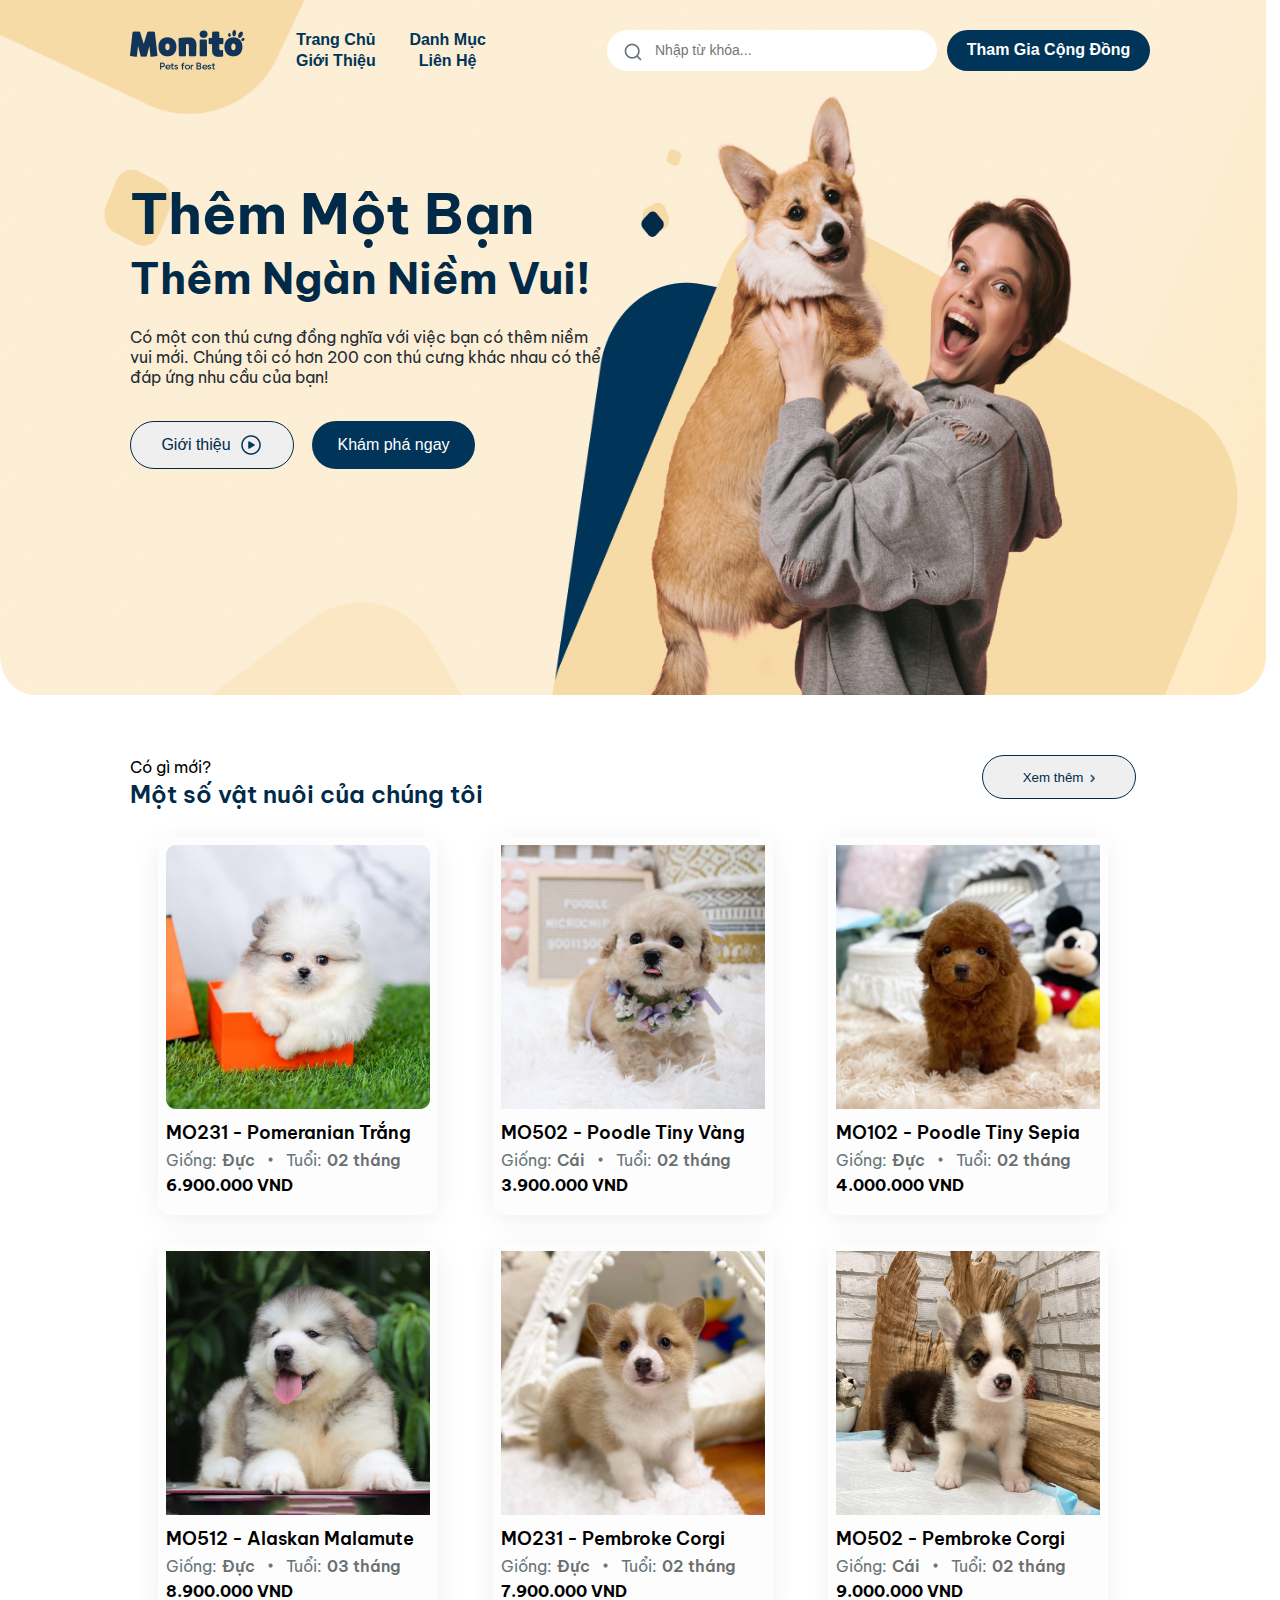
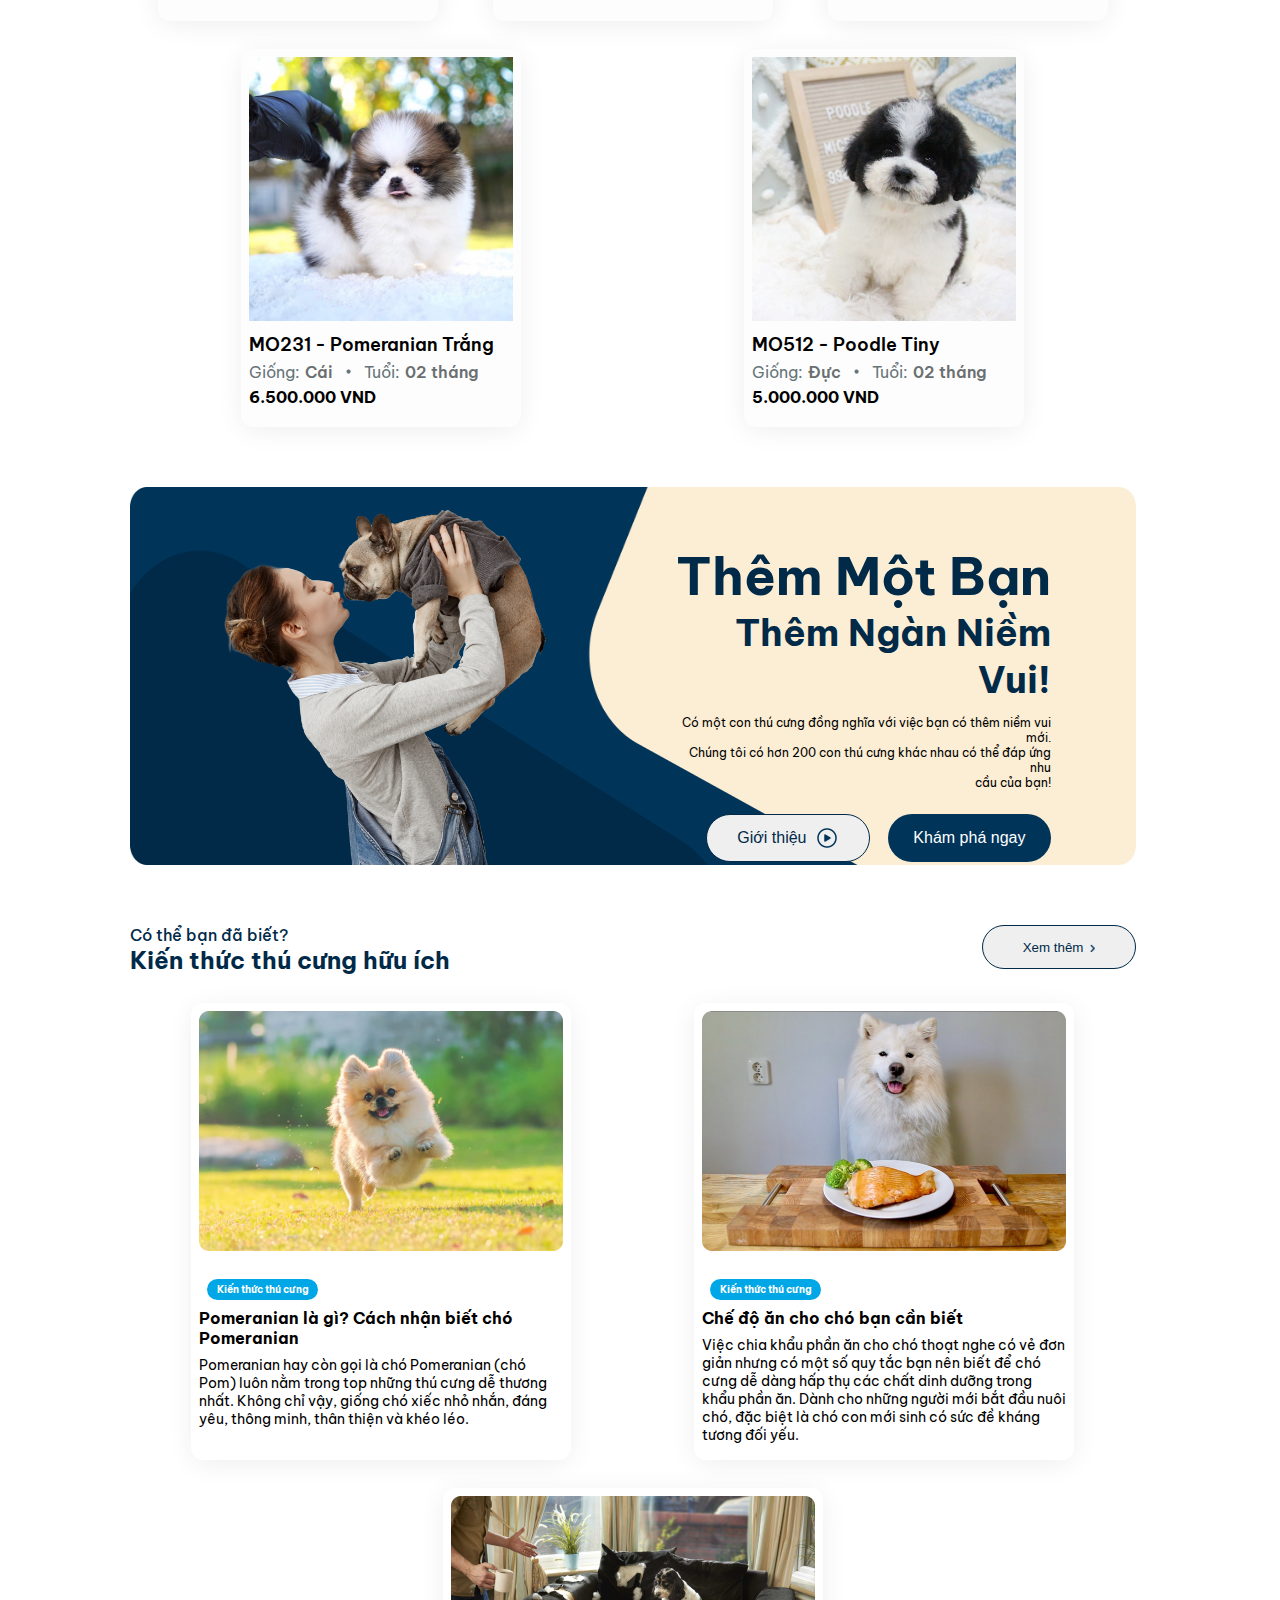
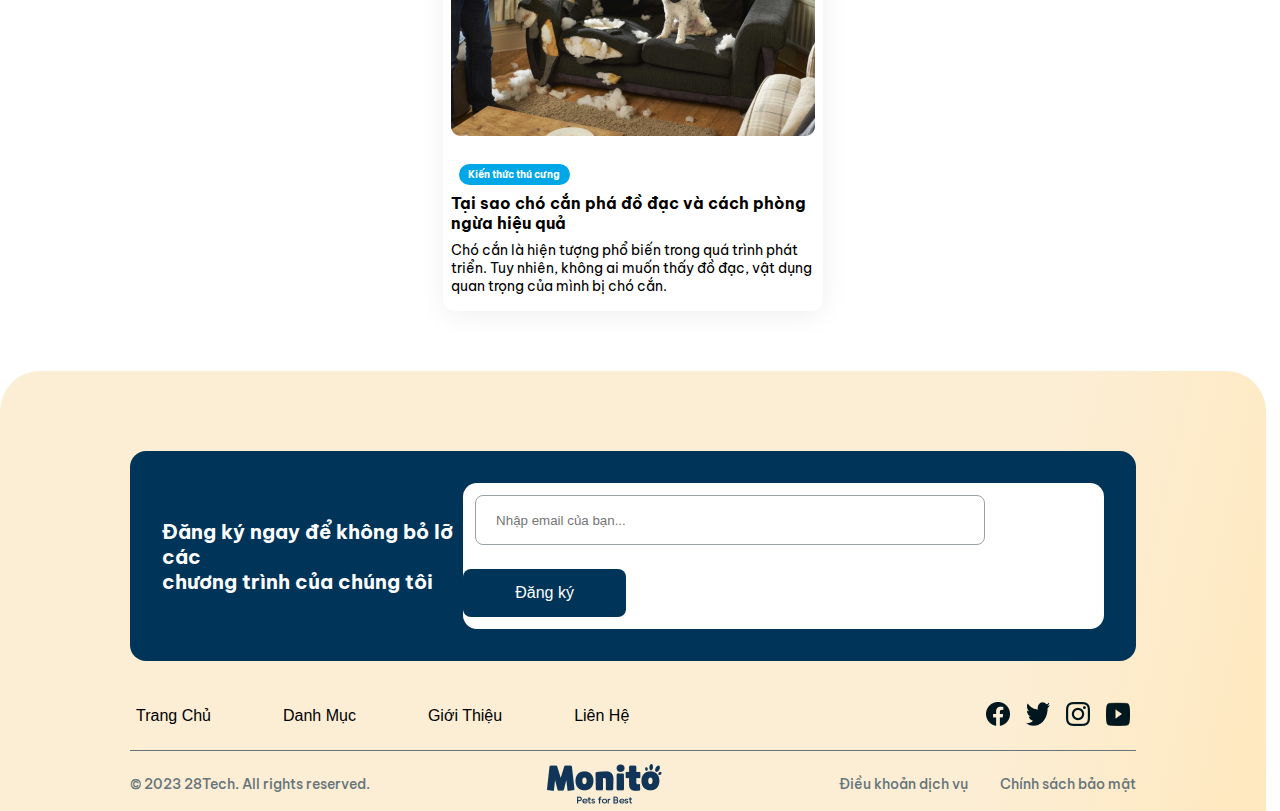
<file: index.html>
<!DOCTYPE html>
<html lang="en">
<head>
    <meta charset="UTF-8">
    <meta name="viewport" content="width=device-width, initial-scale=1.0">
    <link rel="stylesheet" href="share/css/basic.css">
    <title>Web pet</title>
</head>
<body>
    <!-- header -->
    <header class="header">
        <div class="header_wrapper">

            <div class="selection1">
                <div class="selection1_wrapper">
                    <img src="share/img/Frame.png" alt="" class="inner_logo">
                    <div class="selection1_menubar">
                        <button class="inner_btn">Trang Chủ</button>
                        <button class="inner_btn">Danh Mục</button>
                        <button class="inner_btn">Giới Thiệu</button>
                        <button class="inner_btn">Liên Hệ</button>
                    </div>
                </div>
            </div>

            <div class="selection2">
                <div class="selection2_wrapper">
                    <div class="searchbar">
                        <img src="share/img/u_search.png" alt="" class="img_searchbar">
                        <input type="text" class="inner_searchbar" placeholder="Nhập từ khóa...">
                    </div>
                    <button class="join">Tham Gia Cộng Đồng</button>
                </div>
            </div>
        </div>
    </header>

    <!-- section1 -->
    <div class="section1">
        <img src="share/img/Rectangle 9.png" alt="" class="section1_background_block1">
        <div class="section1_wrapper">
            <div class="section1_wrapper_left">
                <h1 class="section1_wrapper_left_title1">Thêm Một Bạn</h1>
                <h2 class="section1_wrapper_left_title2">Thêm Ngàn Niềm Vui!</h2>
                <p class="section1_wrapper_left_content">Có một con thú cưng đồng nghĩa với việc bạn có thêm niềm<br> vui mới. Chúng tôi có hơn 200 con thú cưng khác nhau có thể<br>đáp ứng nhu cầu của bạn!</p>
                <div class="section1_wrapper_left_btn">
                    <button class="section1_wrapper_left_present">Giới thiệu
                        <img src="share/img/Play_Circle.png" alt="" class="section1_wrapper_left_present-logo">
                    </button>
                    <button class="section1_wrapper_left_btn_join">Khám phá ngay</button>
                </div>
            </div>
        </div>
    </div>

    <!-- section2 -->
    <div class="section2">
        <div class="section2_present">
            <div class="section2_present_title">
                <p class="section2_present_title-1">Có gì mới?</p>
                <h4 class="section2_present_title-2">Một số vật nuôi của chúng tôi</h4>
            </div>
            <button class="section2_present_more">Xem thêm 
                <img src="share/img/Vector.png" alt="" class="section2_present_more-logo">
            </button>
        </div>

        <div class="section2_wrapper">

            <div class="section2_wrapper_card">
                <img src="share/img/Frame 7.png" alt="" class="section2_wrapper_card-img">
                <div class="section2_wrapper_card-content">
                    <h4 class="section2_wrapper_card-content_title">MO231 - Pomeranian Trắng</h4>
                    <div class="section2_wrapper_card-content_content">
                        <div class="section2_wrapper_card-content_gender">
                            <p class="section2_wrapper_card-content_gender-inner">Giống: </p>
                            <p class="section2_wrapper_card-content_gender-inner contentpet">Đực</p>
                        </div>
                        <img src="share/img/Text.png" alt="" class="section2_wrapper_card-content_content2">
                        <div class="section2_wrapper_card-content_year">
                            <p class="section2_wrapper_card-content_year-inner">Tuổi: </p>
                            <p class="section2_wrapper_card-content_year-inner contentpet">02 tháng</p>
                        </div>
                    </div>
                    <h4 class="section2_wrapper_card-content_price">6.900.000 VND</h4>
                </div>
            </div>

            <div class="section2_wrapper_card">
                <img src="share/img/image 2.png" alt="" class="section2_wrapper_card-img">
                <div class="section2_wrapper_card-content">
                    <h4 class="section2_wrapper_card-content_title">MO502 - Poodle Tiny Vàng</h4>
                    <div class="section2_wrapper_card-content_content">
                        <div class="section2_wrapper_card-content_gender">
                            <p class="section2_wrapper_card-content_gender-inner">Giống: </p>
                            <p class="section2_wrapper_card-content_gender-inner contentpet">Cái</p>
                        </div>
                        <img src="share/img/Text.png" alt="" class="section2_wrapper_card-content_content2">
                        <div class="section2_wrapper_card-content_year">
                            <p class="section2_wrapper_card-content_year-inner">Tuổi: </p>
                            <p class="section2_wrapper_card-content_year-inner contentpet">02 tháng</p>
                        </div>
                    </div>
                    <h4 class="section2_wrapper_card-content_price">3.900.000 VND</h4>
                </div>
            </div>

            <div class="section2_wrapper_card">
                <img src="share/img/image 3.png" alt="" class="section2_wrapper_card-img">
                <div class="section2_wrapper_card-content">
                    <h4 class="section2_wrapper_card-content_title">MO102 - Poodle Tiny Sepia</h4>
                    <div class="section2_wrapper_card-content_content">
                        <div class="section2_wrapper_card-content_gender">
                            <p class="section2_wrapper_card-content_gender-inner">Giống: </p>
                            <p class="section2_wrapper_card-content_gender-inner contentpet">Đực</p>
                        </div>
                        <img src="share/img/Text.png" alt="" class="section2_wrapper_card-content_content2">
                        <div class="section2_wrapper_card-content_year">
                            <p class="section2_wrapper_card-content_year-inner">Tuổi: </p>
                            <p class="section2_wrapper_card-content_year-inner contentpet">02 tháng</p>
                        </div>
                    </div>
                    <h4 class="section2_wrapper_card-content_price">4.000.000 VND</h4>
                </div>
            </div>

            <div class="section2_wrapper_card">
                <img src="share/img/image 4.png" alt="" class="section2_wrapper_card-img">
                <div class="section2_wrapper_card-content">
                    <h4 class="section2_wrapper_card-content_title">MO512 - Alaskan Malamute</h4>
                    <div class="section2_wrapper_card-content_content">
                        <div class="section2_wrapper_card-content_gender">
                            <p class="section2_wrapper_card-content_gender-inner">Giống: </p>
                            <p class="section2_wrapper_card-content_gender-inner contentpet">Đực</p>
                        </div>
                        <img src="share/img/Text.png" alt="" class="section2_wrapper_card-content_content2">
                        <div class="section2_wrapper_card-content_year">
                            <p class="section2_wrapper_card-content_year-inner">Tuổi: </p>
                            <p class="section2_wrapper_card-content_year-inner contentpet">03 tháng</p>
                        </div>
                    </div>
                    <h4 class="section2_wrapper_card-content_price">8.900.000 VND</h4>
                </div>
            </div>

            <div class="section2_wrapper_card">
                <img src="share/img/image 5.png" alt="" class="section2_wrapper_card-img">
                <div class="section2_wrapper_card-content">
                    <h4 class="section2_wrapper_card-content_title">MO231 - Pembroke Corgi</h4>
                    <div class="section2_wrapper_card-content_content">
                        <div class="section2_wrapper_card-content_gender">
                            <p class="section2_wrapper_card-content_gender-inner">Giống: </p>
                            <p class="section2_wrapper_card-content_gender-inner contentpet">Đực</p>
                        </div>
                        <img src="share/img/Text.png" alt="" class="section2_wrapper_card-content_content2">
                        <div class="section2_wrapper_card-content_year">
                            <p class="section2_wrapper_card-content_year-inner">Tuổi: </p>
                            <p class="section2_wrapper_card-content_year-inner contentpet">02 tháng</p>
                        </div>
                    </div>
                    <h4 class="section2_wrapper_card-content_price">7.900.000 VND</h4>
                </div>
            </div>

            <div class="section2_wrapper_card">
                <img src="share/img/image 6.png" alt="" class="section2_wrapper_card-img">
                <div class="section2_wrapper_card-content">
                    <h4 class="section2_wrapper_card-content_title">MO502 - Pembroke Corgi</h4>
                    <div class="section2_wrapper_card-content_content">
                        <div class="section2_wrapper_card-content_gender">
                            <p class="section2_wrapper_card-content_gender-inner">Giống: </p>
                            <p class="section2_wrapper_card-content_gender-inner contentpet">Cái</p>
                        </div>
                        <img src="share/img/Text.png" alt="" class="section2_wrapper_card-content_content2">
                        <div class="section2_wrapper_card-content_year">
                            <p class="section2_wrapper_card-content_year-inner">Tuổi: </p>
                            <p class="section2_wrapper_card-content_year-inner contentpet">02 tháng</p>
                        </div>
                    </div>
                    <h4 class="section2_wrapper_card-content_price">9.000.000 VND</h4>
                </div>
            </div>

            <div class="section2_wrapper_card">
                <img src="share/img/image 7.png" alt="" class="section2_wrapper_card-img">
                <div class="section2_wrapper_card-content">
                    <h4 class="section2_wrapper_card-content_title">MO231 - Pomeranian Trắng</h4>
                    <div class="section2_wrapper_card-content_content">
                        <div class="section2_wrapper_card-content_gender">
                            <p class="section2_wrapper_card-content_gender-inner">Giống: </p>
                            <p class="section2_wrapper_card-content_gender-inner contentpet">Cái</p>
                        </div>
                        <img src="share/img/Text.png" alt="" class="section2_wrapper_card-content_content2">
                        <div class="section2_wrapper_card-content_year">
                            <p class="section2_wrapper_card-content_year-inner">Tuổi: </p>
                            <p class="section2_wrapper_card-content_year-inner contentpet">02 tháng</p>
                        </div>
                    </div>
                    <h4 class="section2_wrapper_card-content_price">6.500.000 VND</h4>
                </div>
            </div>

            <div class="section2_wrapper_card">
                <img src="share/img/image 8.png" alt="" class="section2_wrapper_card-img">
                <div class="section2_wrapper_card-content">
                    <h4 class="section2_wrapper_card-content_title">MO512 - Poodle Tiny</h4>
                    <div class="section2_wrapper_card-content_content">
                        <div class="section2_wrapper_card-content_gender">
                            <p class="section2_wrapper_card-content_gender-inner">Giống: </p>
                            <p class="section2_wrapper_card-content_gender-inner contentpet">Đực</p>
                        </div>
                        <img src="share/img/Text.png" alt="" class="section2_wrapper_card-content_content2">
                        <div class="section2_wrapper_card-content_year">
                            <p class="section2_wrapper_card-content_year-inner">Tuổi: </p>
                            <p class="section2_wrapper_card-content_year-inner contentpet">02 tháng</p>
                        </div>
                    </div>
                    <h4 class="section2_wrapper_card-content_price">5.000.000 VND</h4>
                </div>
            </div>
        </div>
    </div>

    <!-- section3 -->
    <div class="section3">
        <div class="section3_wrapper">
            <div class="section3_wrapper_left">
                <img src="share/img/horizontal-shot-adult-girl-jeans-overalls-kissing-cute-puppy-while-raising-it-air-young-girl-being-love-with-her-dog-clothed-trendy-jumper-display-affection 3.png" alt="" class="section3_wrapper_left-img">
            </div>
            <div class="section3_wrapper_right">
                <h1 class="section3_wrapper_right_title1">Thêm Một Bạn</h1>
                <h2 class="section3_wrapper_right_title2">Thêm Ngàn Niềm Vui!</h2>
                <p class="section3_wrapper_right_content">Có một con thú cưng đồng nghĩa với việc bạn có thêm niềm vui mới.<br> Chúng tôi có hơn 200 con thú cưng khác nhau có thể đáp ứng nhu<br> cầu của bạn!</p>
                <div class="section3_wrapper_right_btn">
                    <button class="section3_wrapper_right_present">Giới thiệu
                        <img src="share/img/Play_Circle.png" alt="" class="section3_wrapper_right_present-logo">
                    </button>
                    <button class="section3_wrapper_right_btn_join">Khám phá ngay</button>
                </div>
            </div>
        </div>
    </div>

    <!-- section4 -->
    <div class="section4">
        <div class="section4_present">
            <div class="section4_present_title">
                <p class="section4_present_title-1">Có thể bạn đã biết?</p>
                <h4 class="section4_present_title-2">Kiến thức thú cưng hữu ích</h4>
            </div>
            <button class="section4_present_more">Xem thêm 
                <img src="share/img/Vector.png" alt="" class="section4_present_more-logo">
            </button>
        </div>

        <div class="section4_wrapper">

            <div class="section4_wrapper_card">
                <img src="share/img/Frame 1.png" alt="" class="section4_wrapper_card-img">
                <div class="section4_wrapper_card-content">
                    <div class="section4_wrapper_card-content_tag">Kiến thức thú cưng</div>
                    <div class="section4_wrapper_card-content-title">Pomeranian là gì? Cách nhận biết chó Pomeranian</div>
                    <div class="section4_wrapper_card-content-content">Pomeranian hay còn gọi là chó Pomeranian (chó Pom) luôn nằm trong top những thú cưng dễ thương nhất. Không chỉ vậy, giống chó xiếc nhỏ nhắn, đáng yêu, thông minh, thân thiện và khéo léo.</div>
                </div>
            </div>

            <div class="section4_wrapper_card">
                <img src="share/img/Frame 2.png" alt="" class="section4_wrapper_card-img">
                <div class="section4_wrapper_card-content">
                    <div class="section4_wrapper_card-content_tag">Kiến thức thú cưng</div>
                    <div class="section4_wrapper_card-content-title">Chế độ ăn cho chó bạn cần biết</div>
                    <div class="section4_wrapper_card-content-content">Việc chia khẩu phần ăn cho chó thoạt nghe có vẻ đơn giản nhưng có một số quy tắc bạn nên biết để chó cưng dễ dàng hấp thụ các chất dinh dưỡng trong khẩu phần ăn. Dành cho những người mới bắt đầu nuôi chó, đặc biệt là chó con mới sinh có sức đề kháng tương đối yếu.</div>
                </div>
            </div>

            <div class="section4_wrapper_card">
                <img src="share/img/Frame 3.png" alt="" class="section4_wrapper_card-img">
                <div class="section4_wrapper_card-content">
                    <div class="section4_wrapper_card-content_tag">Kiến thức thú cưng</div>
                    <div class="section4_wrapper_card-content-title">Tại sao chó cắn phá đồ đạc và cách phòng ngừa hiệu quả</div>
                    <div class="section4_wrapper_card-content-content">Chó cắn là hiện tượng phổ biến trong quá trình phát triển. Tuy nhiên, không ai muốn thấy đồ đạc, vật dụng quan trọng của mình bị chó cắn.</div>
                </div>
            </div>
        </div>
    </div>

    <!-- footer -->
    <footer class="footer">
        <div class="footer_content">
            <div class="footer_content_register">
                <h3 class="footer_content_register-title">Đăng ký ngay để không bỏ lỡ các<br> chương trình của chúng tôi</h3>
                <div class="footer_content_register-inner">
                    <input type="text" placeholder="Nhập email của bạn..." class="footer_content_register-input">
                    <button class="footer_content_register-btn">Đăng ký</button>
                </div>    
            </div>
            <div class="footer_content_menubar">
                <div class="footer_content_menubar_wrapper">
                    <button class="footer_content_menubar-inner">Trang Chủ</button>
                    <button class="footer_content_menubar-inner">Danh Mục</button>
                    <button class="footer_content_menubar-inner">Giới Thiệu</button>
                    <button class="footer_content_menubar-inner">Liên Hệ</button>
                </div>

                <div class="footer_content_menubar_wrapper_link">
                    <button class="footer_content_menubar_wrapper_linkimg">
                        <img src="share/img/Facebook - Negative.png" alt="" class="footer_content_menubar_wrapper_linkimg-img">
                    </button>
                    <button class="footer_content_menubar_wrapper_linkimg">
                        <img src="share/img/tw.png" alt="" class="footer_content_menubar_wrapper_linkimg-img">
                    </button>
                    <button class="footer_content_menubar_wrapper_linkimg">
                        <img src="share/img/Group.png" alt="" class="footer_content_menubar_wrapper_linkimg-img">
                    </button>
                    <button class="footer_content_menubar_wrapper_linkimg">
                        <img src="share/img/Lozenge.png" alt="" class="footer_content_menubar_wrapper_linkimg-img">
                    </button>
                </div>
            </div>
        </div>

        <div class="footer_line"></div>

        <div class="footer_brand">
            <p class="footer_brand-1">© 2023 28Tech. All rights reserved.</p>
            <img src="share/img/Frame.png" alt="" class="footer_brand_logo">
            <div class="footer_brand-2">
                <p class="footer_brand-2">Điều khoản dịch vụ</p>
                <p class="footer_brand-2">Chính sách bảo mật</p>
            </div>
        </div>
    </footer>
</body>
</html>
</file>
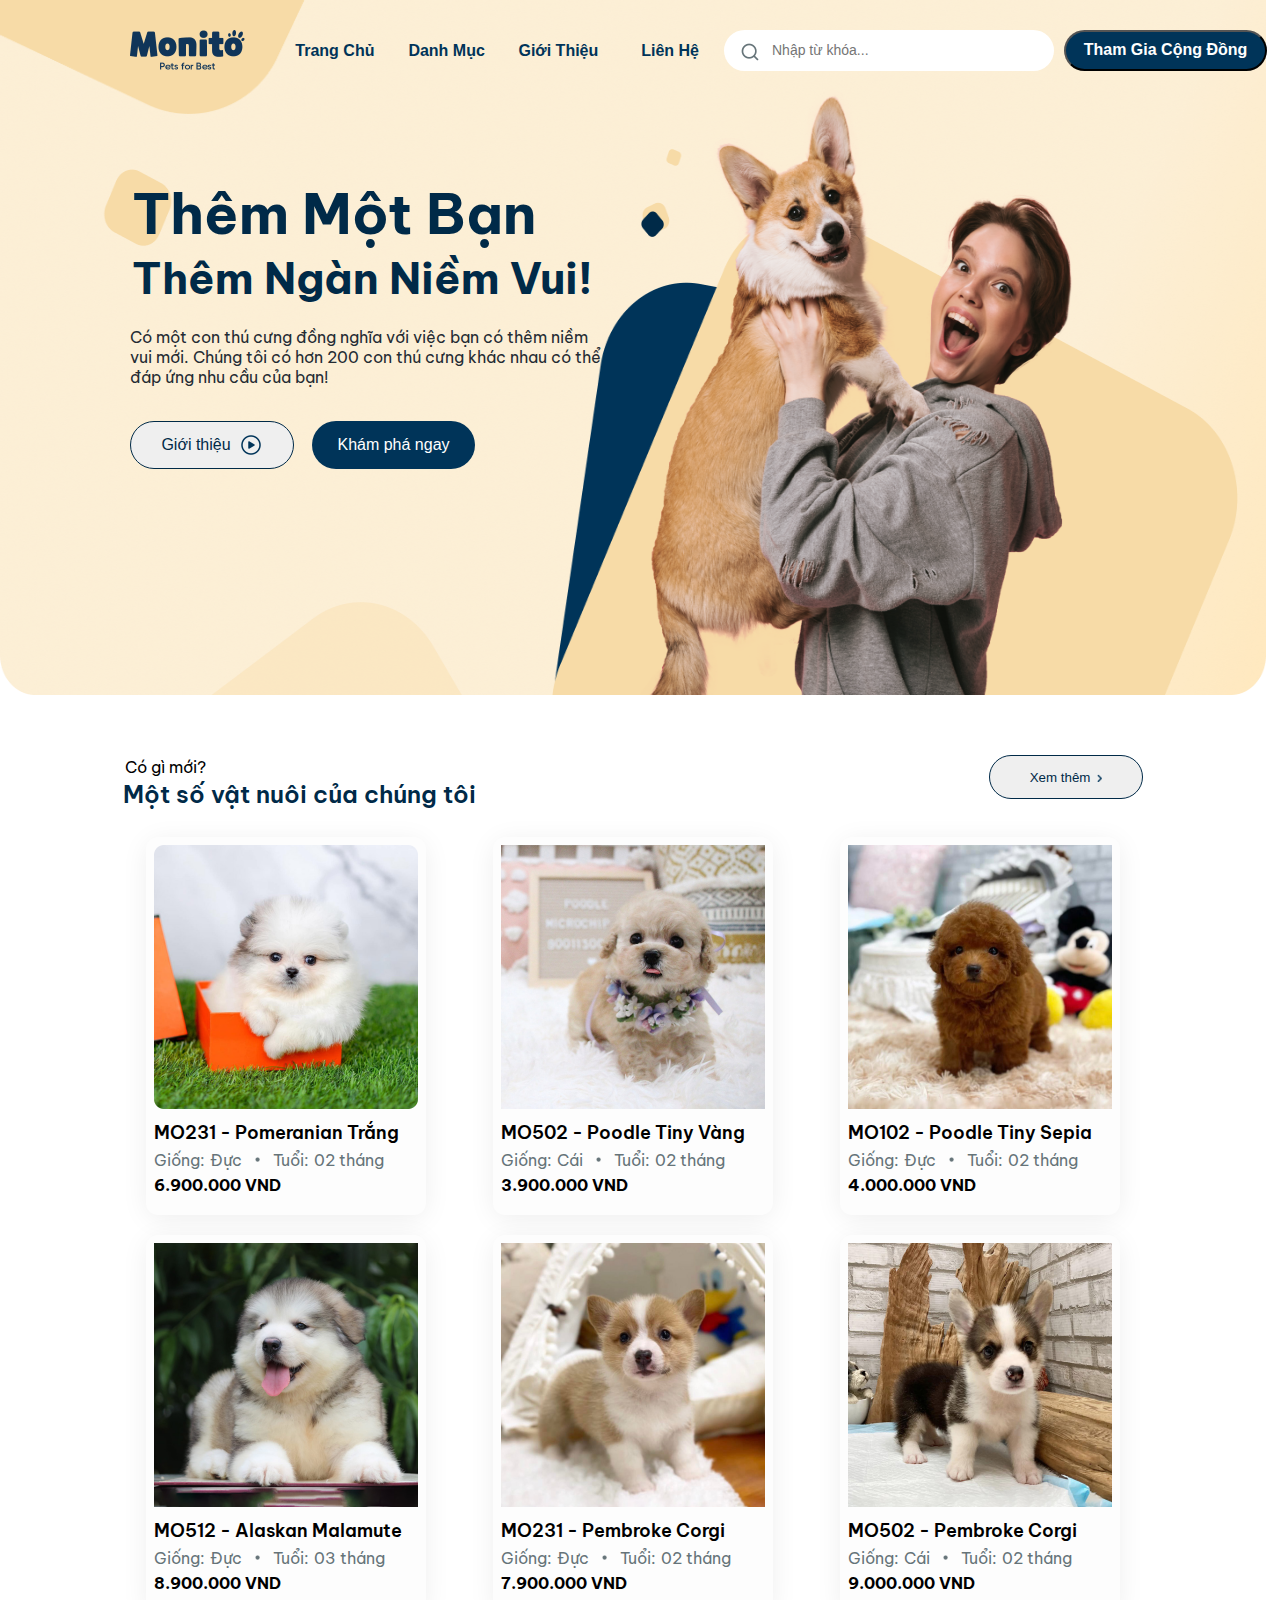
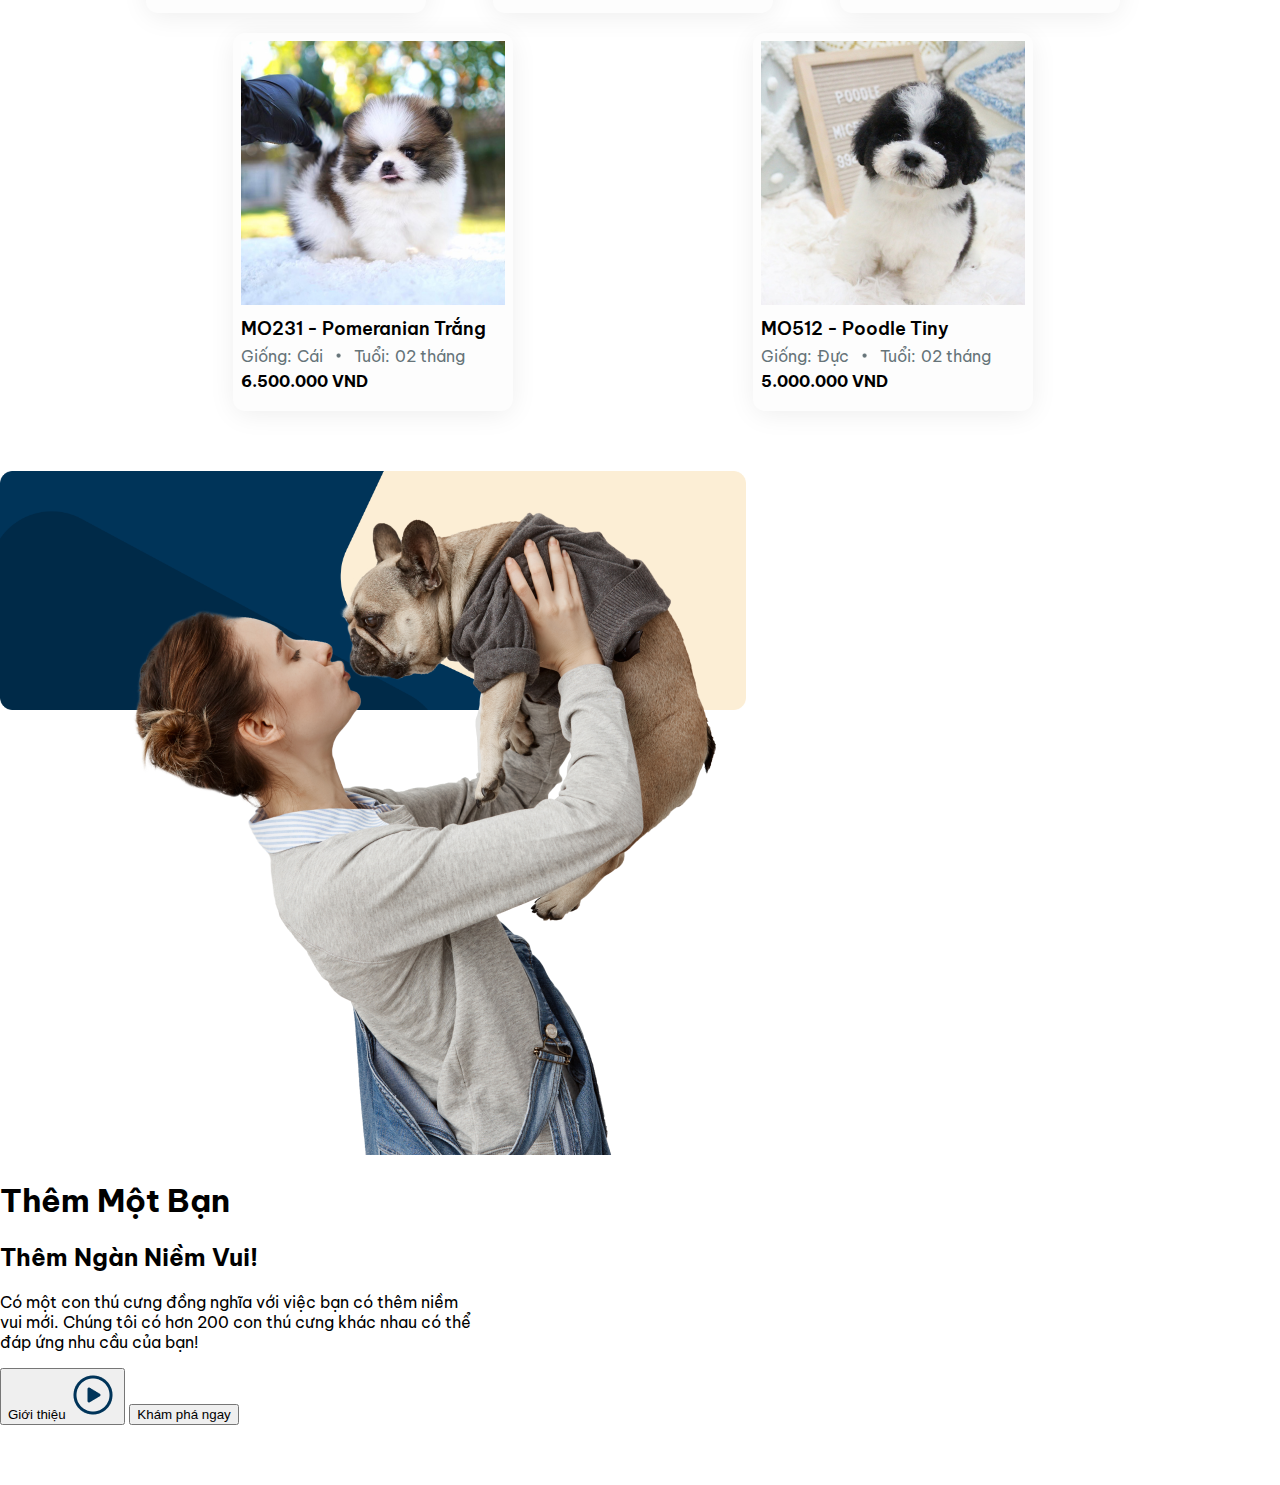
<file: main.html>
<!DOCTYPE html>
<html lang="en">
<head>
    <meta charset="UTF-8">
    <meta name="viewport" content="width=device-width, initial-scale=1.0">
    <link rel="stylesheet" href="share/css/style.css">
    <title>Trang chủ</title>
</head>
<body>
    <header class="header">
        <div class="header_wrapper">
            <div class="selection1">
                <div class="selection1_wrapper">
                    <img src="share/img/Frame.png" alt="" class="inner_logo">
                    <div class="selection1_menubar">
                        <button class="inner_btn">Trang Chủ</button>
                        <button class="inner_btn">Danh Mục</button>
                        <button class="inner_btn">Giới Thiệu</button>
                        <button class="inner_btn">Liên Hệ</button>
                    </div>
                </div>
            </div>
            <div class="selection2">
                <div class="selection2_wrapper">
                    <div class="searchbar">
                        <img src="share/img/u_search.png" alt="" class="img_searchbar">
                        <input type="text" class="inner_searchbar" placeholder="Nhập từ khóa...">
                    </div>
                    <button class="join">Tham Gia Cộng Đồng</button>
                </div>
            </div>
        </div>
    </header>

    <div class="section1">
        <img src="share/img/Rectangle 9.png" alt="" class="section1_background_block1">
        <div class="section1_wrapper">
            <div class="section1_wrapper_left">
                <h1 class="section1_wrapper_left_title1">Thêm Một Bạn</h1>
                <h2 class="section1_wrapper_left_title2">Thêm Ngàn Niềm Vui!</h2>
                <p class="section1_wrapper_left_content">Có một con thú cưng đồng nghĩa với việc bạn có thêm niềm<br> vui mới. Chúng tôi có hơn 200 con thú cưng khác nhau có thể<br>đáp ứng nhu cầu của bạn!</p>
                <div class="section1_wrapper_left_btn">
                    <button class="section1_wrapper_left_present">Giới thiệu
                        <img src="share/img/Play_Circle.png" alt="" class="section1_wrapper_left_present-logo">
                    </button>
                    <button class="section1_wrapper_left_btn_join">Khám phá ngay</button>
                </div>
            </div>
        </div>
    </div>

    <div class="section2">
        <div class="section2_present">
            <div class="section2_present_title">
                <p class="section2_present_title-1">Có gì mới?</p>
                <h4 class="section2_present_title-2">Một số vật nuôi của chúng tôi</h4>
            </div>
            <button class="section2_present_more">Xem thêm 
                <img src="share/img/Vector.png" alt="" class="section2_present_more-logo">
            </button>
        </div>

        <div class="section2_wrapper">

            <div class="section2_wrapper_card">
                <img src="share/img/Frame 7.png" alt="" class="section2_wrapper_card-img">
                <div class="section2_wrapper_card-content">
                    <h4 class="section2_wrapper_card-content_title">MO231 - Pomeranian Trắng</h4>
                    <div class="section2_wrapper_card-content_content">
                        <div class="section2_wrapper_card-content_gender">
                            <p class="section2_wrapper_card-content_gender-inner">Giống: </p>
                            <p class="section2_wrapper_card-content_gender-inner contentpet">Đực</p>
                        </div>
                        <img src="share/img/Text.png" alt="" class="section2_wrapper_card-content_content2">
                        <div class="section2_wrapper_card-content_year">
                            <p class="section2_wrapper_card-content_year-inner">Tuổi: </p>
                            <p class="section2_wrapper_card-content_year-inner contentpet">02 tháng</p>
                        </div>
                    </div>
                    <h4 class="section2_wrapper_card-content_price">6.900.000 VND</h4>
                </div>
            </div>

            <div class="section2_wrapper_card">
                <img src="share/img/image 2.png" alt="" class="section2_wrapper_card-img">
                <div class="section2_wrapper_card-content">
                    <h4 class="section2_wrapper_card-content_title">MO502 - Poodle Tiny Vàng</h4>
                    <div class="section2_wrapper_card-content_content">
                        <div class="section2_wrapper_card-content_gender">
                            <p class="section2_wrapper_card-content_gender-inner">Giống: </p>
                            <p class="section2_wrapper_card-content_gender-inner contentpet">Cái</p>
                        </div>
                        <img src="share/img/Text.png" alt="" class="section2_wrapper_card-content_content2">
                        <div class="section2_wrapper_card-content_year">
                            <p class="section2_wrapper_card-content_year-inner">Tuổi: </p>
                            <p class="section2_wrapper_card-content_year-inner contentpet">02 tháng</p>
                        </div>
                    </div>
                    <h4 class="section2_wrapper_card-content_price">3.900.000 VND</h4>
                </div>
            </div>

            <div class="section2_wrapper_card">
                <img src="share/img/image 3.png" alt="" class="section2_wrapper_card-img">
                <div class="section2_wrapper_card-content">
                    <h4 class="section2_wrapper_card-content_title">MO102 - Poodle Tiny Sepia</h4>
                    <div class="section2_wrapper_card-content_content">
                        <div class="section2_wrapper_card-content_gender">
                            <p class="section2_wrapper_card-content_gender-inner">Giống: </p>
                            <p class="section2_wrapper_card-content_gender-inner contentpet">Đực</p>
                        </div>
                        <img src="share/img/Text.png" alt="" class="section2_wrapper_card-content_content2">
                        <div class="section2_wrapper_card-content_year">
                            <p class="section2_wrapper_card-content_year-inner">Tuổi: </p>
                            <p class="section2_wrapper_card-content_year-inner contentpet">02 tháng</p>
                        </div>
                    </div>
                    <h4 class="section2_wrapper_card-content_price">4.000.000 VND</h4>
                </div>
            </div>

            <div class="section2_wrapper_card">
                <img src="share/img/image 4.png" alt="" class="section2_wrapper_card-img">
                <div class="section2_wrapper_card-content">
                    <h4 class="section2_wrapper_card-content_title">MO512 - Alaskan Malamute</h4>
                    <div class="section2_wrapper_card-content_content">
                        <div class="section2_wrapper_card-content_gender">
                            <p class="section2_wrapper_card-content_gender-inner">Giống: </p>
                            <p class="section2_wrapper_card-content_gender-inner contentpet">Đực</p>
                        </div>
                        <img src="share/img/Text.png" alt="" class="section2_wrapper_card-content_content2">
                        <div class="section2_wrapper_card-content_year">
                            <p class="section2_wrapper_card-content_year-inner">Tuổi: </p>
                            <p class="section2_wrapper_card-content_year-inner contentpet">03 tháng</p>
                        </div>
                    </div>
                    <h4 class="section2_wrapper_card-content_price">8.900.000 VND</h4>
                </div>
            </div>

            <div class="section2_wrapper_card">
                <img src="share/img/image 5.png" alt="" class="section2_wrapper_card-img">
                <div class="section2_wrapper_card-content">
                    <h4 class="section2_wrapper_card-content_title">MO231 - Pembroke Corgi</h4>
                    <div class="section2_wrapper_card-content_content">
                        <div class="section2_wrapper_card-content_gender">
                            <p class="section2_wrapper_card-content_gender-inner">Giống: </p>
                            <p class="section2_wrapper_card-content_gender-inner contentpet">Đực</p>
                        </div>
                        <img src="share/img/Text.png" alt="" class="section2_wrapper_card-content_content2">
                        <div class="section2_wrapper_card-content_year">
                            <p class="section2_wrapper_card-content_year-inner">Tuổi: </p>
                            <p class="section2_wrapper_card-content_year-inner contentpet">02 tháng</p>
                        </div>
                    </div>
                    <h4 class="section2_wrapper_card-content_price">7.900.000 VND</h4>
                </div>
            </div>

            <div class="section2_wrapper_card">
                <img src="share/img/image 6.png" alt="" class="section2_wrapper_card-img">
                <div class="section2_wrapper_card-content">
                    <h4 class="section2_wrapper_card-content_title">MO502 - Pembroke Corgi</h4>
                    <div class="section2_wrapper_card-content_content">
                        <div class="section2_wrapper_card-content_gender">
                            <p class="section2_wrapper_card-content_gender-inner">Giống: </p>
                            <p class="section2_wrapper_card-content_gender-inner contentpet">Cái</p>
                        </div>
                        <img src="share/img/Text.png" alt="" class="section2_wrapper_card-content_content2">
                        <div class="section2_wrapper_card-content_year">
                            <p class="section2_wrapper_card-content_year-inner">Tuổi: </p>
                            <p class="section2_wrapper_card-content_year-inner contentpet">02 tháng</p>
                        </div>
                    </div>
                    <h4 class="section2_wrapper_card-content_price">9.000.000 VND</h4>
                </div>
            </div>

            <div class="section2_wrapper_card">
                <img src="share/img/image 7.png" alt="" class="section2_wrapper_card-img">
                <div class="section2_wrapper_card-content">
                    <h4 class="section2_wrapper_card-content_title">MO231 - Pomeranian Trắng</h4>
                    <div class="section2_wrapper_card-content_content">
                        <div class="section2_wrapper_card-content_gender">
                            <p class="section2_wrapper_card-content_gender-inner">Giống: </p>
                            <p class="section2_wrapper_card-content_gender-inner contentpet">Cái</p>
                        </div>
                        <img src="share/img/Text.png" alt="" class="section2_wrapper_card-content_content2">
                        <div class="section2_wrapper_card-content_year">
                            <p class="section2_wrapper_card-content_year-inner">Tuổi: </p>
                            <p class="section2_wrapper_card-content_year-inner contentpet">02 tháng</p>
                        </div>
                    </div>
                    <h4 class="section2_wrapper_card-content_price">6.500.000 VND</h4>
                </div>
            </div>

            <div class="section2_wrapper_card">
                <img src="share/img/image 8.png" alt="" class="section2_wrapper_card-img">
                <div class="section2_wrapper_card-content">
                    <h4 class="section2_wrapper_card-content_title">MO512 - Poodle Tiny</h4>
                    <div class="section2_wrapper_card-content_content">
                        <div class="section2_wrapper_card-content_gender">
                            <p class="section2_wrapper_card-content_gender-inner">Giống: </p>
                            <p class="section2_wrapper_card-content_gender-inner contentpet">Đực</p>
                        </div>
                        <img src="share/img/Text.png" alt="" class="section2_wrapper_card-content_content2">
                        <div class="section2_wrapper_card-content_year">
                            <p class="section2_wrapper_card-content_year-inner">Tuổi: </p>
                            <p class="section2_wrapper_card-content_year-inner contentpet">02 tháng</p>
                        </div>
                    </div>
                    <h4 class="section2_wrapper_card-content_price">5.000.000 VND</h4>
                </div>
            </div>
        </div>
    </div>

    <div class="section3">
        <div class="section3_wrapper">
            <div class="section3_wrapper_left">
                <img src="share/img/horizontal-shot-adult-girl-jeans-overalls-kissing-cute-puppy-while-raising-it-air-young-girl-being-love-with-her-dog-clothed-trendy-jumper-display-affection 3.png" alt="" class="section3_wrapper_left-img">
            </div>
            <div class="section3_wrapper_right">
                <h1 class="section3_wrapper_left_title1">Thêm Một Bạn</h1>
                <h2 class="section3_wrapper_left_title2">Thêm Ngàn Niềm Vui!</h2>
                <p class="section3_wrapper_left_content">Có một con thú cưng đồng nghĩa với việc bạn có thêm niềm<br> vui mới. Chúng tôi có hơn 200 con thú cưng khác nhau có thể<br>đáp ứng nhu cầu của bạn!</p>
                <div class="section3_wrapper_left_btn">
                    <button class="section3_wrapper_left_present">Giới thiệu
                        <img src="share/img/Play_Circle.png" alt="" class="section3_wrapper_left_present-logo">
                    </button>
                    <button class="section3_wrapper_left_btn_join">Khám phá ngay</button>
                </div>
            </div>
        </div>
    </div>
</body>
</html>
</file>
<file: share/css/basic.css>
@import url('https://fonts.googleapis.com/css2?family=Be+Vietnam+Pro:ital,wght@0,100;0,200;0,300;0,400;0,500;0,600;0,700;0,800;0,900;1,100;1,200;1,300;1,400;1,500;1,600;1,700;1,800;1,900&family=Roboto:ital,wght@0,100;0,300;0,400;0,500;0,700;0,900;1,100;1,300;1,400;1,500;1,700;1,900&display=swap');
/* font be vietnam */

:root {
    --main-color: #003459;
    --second-color: #fceed5;
    --font-color: #002A48;
}

body{
    margin: 0;
    width: 98.9vw;
    font-family: Be Vietnam Pro;
}

/* header */
header{
    position: absolute; 
    width: 100%;
}

.header_wrapper{
    width: calc(100% - 130px * 2);
    display: flex;
    justify-content: space-between;
    margin: 0 auto;
}

.selection1_wrapper{
    display: flex;
    justify-content: space-between;
    align-items: center;
}

.inner_logo{
    width: 115px;
    height: 40px;
    margin: 30px 37px 30px 0;
}


.inner_btn{
    width: calc(431px / 4);
    border: none;
    font-size: 16px;
    font-weight: 600;
    background-color: transparent;
    color: var(--main-color);
}

.selection2{
    display: flex;
    align-items: center;
}

.selection2_wrapper{
    display: flex;
}

.inner_searchbar{
    width: 280px;
    height: 39px;
    border-radius: 46px;
    padding-left: 48px;
    font-size: 14px;
    font-weight: 400;
    border: none;
}

.inner_searchbar:focus{
    outline: none;
}

.img_searchbar{
    width: 20px;
    height: 20px;
    position: absolute;
    margin-top: 12px;
    margin-left: 16px;
}

.join{
    width: 203px;
    background-color: var(--main-color);
    color: white;
    font-size: 16px;
    font-weight: 600;
    border-radius: 57px;
    margin-left: 10px;
    padding: 0;
    border: none;
}

/* section1 */
.section1{
    width: 100%;
    height: 695px;
    background-image: url('../img/Herro\ Banner.png');
    background-repeat: no-repeat;
    background-size: 100% 695px;
}

.section1_background_block1{
    width: 470px;
}

.section1_wrapper{
    width: 480px;
    margin-top: 60px;
    margin-left: 130px;
    
}

.section1_wrapper_left_title1{
    font-size: 56px;
    font-weight: 600px;
    color: var(--font-color);
    margin: 2px 0;
    padding: 0;
}

.section1_wrapper_left_title2{
    font-size: 43px;
    font-weight: 600px;
    color: var(--font-color);
    margin: 2px 0;
}

.section1_wrapper_left_content{
    font-size: 16px;
    font-weight: 400px;
    color: #242B33;
    margin-top: 22px;
    margin-bottom: 34px;
}

.section1_wrapper_left_btn{
    display: flex;
}

.section1_wrapper_left_present{
    display: flex;
    width: 164px;
    height: 48px;
    border: var(--font-color) solid 1.5px;
    border-radius: 57px;
    align-items: center;
    justify-content: center;
    margin-right: 18px;
    font-size: 16px;
    font-weight: 400;
    color: var(--font-color);
}

.section1_wrapper_left_present-logo{
    width: 24px;
    height: 24px;
    margin-left: 8px;
}

.section1_wrapper_left_btn_join{
    width: 163px;
    height: 48px;
    border: none;
    border-radius: 57px;
    color: white;
    background-color: var(--main-color);
    font-size: 16px;
    font-weight: 400;
}

/* section2 */
.section2{
    width: calc(100% - 260px);
    margin: 60px auto;
}

.section2_present{
    display: flex;
    justify-content: space-between;
}

.section2_present_title-1{
    font-size: 16px;
    font-weight: 400;
    margin: 2px 0;
}

.section2_present_title-2{
    font-size: 24px;
    font-weight: 600;
    color: var(--font-color);
    margin: 0;
}

.section2_present_more{
    width: 154px;
    height: 44px;
    border-radius: 57px;
    border: var(--font-color) solid 1.5px;
    color: var(--font-color);
}

.section2_present_more-logo{
    width: 5px;
    height: 8px;
    margin-left: 3px;
}

.section2_wrapper{
    display: flex;
    flex-wrap: wrap;
    justify-content: space-around;
}

.section2_wrapper_card{
    background-color: #FDFDFD;
    border-radius: 12px;
    padding: 8px;
    margin: 0;
    box-shadow: 0px 4px 28px -2px #00000014;
    margin-top: 28px;
}

.section2_wrapper_card-img{
    min-width: 264px;
    height: 264px;
    margin: 0 auto;
}

.section2_wrapper_card-content{
    min-width: 264px;
    height: 86px;
    margin-top: 8px;
}

.section2_wrapper_card-content_title{
    font-size: 18px;
    font-weight: 600;
    margin: 0;
}

.section2_wrapper_card-content_content{
    display: flex;
    align-items: center;
    color: #667479;
}

.section2_wrapper_card-content_gender{
    display: flex;
}

.section2_wrapper_card-content_gender-inner{
    margin: 0;
}

.section2_wrapper_card-content_year{
    display: flex;
}

.section2_wrapper_card-content_year-inner{
    margin: 0;
}

.contentpet{
    margin-left: 5px;
    color: #6a6f71;
    font-weight: 600;
}

.section2_wrapper_card-content_content2{
    width: 5px;
    height: 5px;
    margin: 13px;
}

.section2_wrapper_card-content_price{
    margin: 0;
    font-size: 16px;
    font-weight: 700;
    line-height: 20px;
}

/* section3 */
.section3{
    width: calc(100% - 260px);
    height: 378px;
    margin: 60px auto;
    background-image: url(../img/Banner.png);
    background-repeat: no-repeat;
    background-size: 100% 100%;
}

.section3_wrapper{
    width: 100%;
    display: flex;
    justify-content: space-between;
}

.section3_wrapper_left-img{
    width: auto;
    height: 378px;
    margin-left: 20px;
}

.section3_wrapper_right{
    margin-right: 85px;
    text-align: end;
    margin-top: 56px;
    color: var(--font-color);
}

.section3_wrapper_right_title1{
    font-size: 52px;
    font-weight: 700;
    margin: 0;
}

.section3_wrapper_right_title2{
    font-size: 37px;
    font-weight: 700;
    margin: 0;
}

.section3_wrapper_right_content{
    color: black;
    font-size: 12px;
    font-weight: 400;
    margin-bottom: 24px;
}

.section3_wrapper_right_btn{
    display: flex;
    justify-content: end;
}

.section3_wrapper_right_present{
    display: flex;
    width: 164px;
    height: 48px;
    border: var(--font-color) solid 1.5px;
    border-radius: 57px;
    align-items: center;
    justify-content: center;
    margin-right: 18px;
    font-size: 16px;
    font-weight: 400;
    color: var(--font-color);
}

.section3_wrapper_right_present-logo{
    width: 24px;
    height: 24px;
    margin-left: 8px;
}

.section3_wrapper_right_btn_join{
    width: 163px;
    height: 48px;
    border: none;
    border-radius: 57px;
    color: white;
    background-color: var(--main-color);
    font-size: 16px;
    font-weight: 400;
}

/* section4 */

.section4{
    width: calc(100% - 260px);
    margin: 60px auto;
}

.section4_present{
    display: flex;
    justify-content: space-between;
}

.section4_present_title-1{
    font-size: 16px;
    font-weight: 500;
    color: var(--font-color);
    margin: 0;
}

.section4_present_title-2{
    font-size: 24px;
    font-weight: 700;
    margin: 0;
    color: var(--font-color);
}

.section4_present_more{
    width: 154px;
    height: 44px;
    border-radius: 57px;
    border: var(--font-color) solid 1.5px;
    color: var(--font-color);
}

.section4_present_more-logo{
    width: 5px;
    height: 8px;
    margin-left: 3px;
}

.section4_wrapper{
    display: flex;
    flex-wrap: wrap;
    justify-content: space-around;
}

.section4_wrapper_card-img{
    width: 364px;
    padding: 8px;
}

.section4_wrapper_card{
    width: 380px;
    box-shadow: 0px 4px 28px -2px #00000014;
    border-radius: 12px;
    margin-top: 28px;
}

.section4_wrapper_card-content{
    width: 364px;
    height: 144px fill;
    padding: 8px;
}

.section4_wrapper_card-content_tag{
    background-color: #00A7E7;
    width: 111px;
    border-radius: 28px;
    font-size: 10px;
    font-weight: 700;
    color: white;
    text-align: center;
    justify-content: center;
    padding: 4px 0;
    margin: 8px;
}

.section4_wrapper_card-content-title{
    font-size: 16px;
    font-weight: 700;
}

.section4_wrapper_card-content-content{
    font-size: 14px;
    font-weight: 400;
    margin: 8px 0;
}


/* footer */
footer{
    height: 440px;
    background: linear-gradient(102.87deg, #FCEED5 6.43%, #FCEED5 78.33%, #FFE7BA 104.24%);
    border-radius: top-radius;
    border-radius: 40px 40px 0 0;
}

.footer_content{
    width: calc(100% - 130px * 2);
    margin: 0 auto;
    padding-top: 80px;
}

.footer_content_register{
    display: flex;
    justify-content: space-around;
    align-items: center;
    background: #003459;
    color: white;
    border-radius: 16px;
}

.footer_content_register-title{
    font-size: 20px;
    font-weight: 700;
    color: white;
    margin-left: 32px;
}

.footer_content_register-inner{
    margin: 32px 32px 32px auto;
    background-color: white;
    border-radius: 14px;
}

.footer_content_register-title{
    font-size: 20px;
    font-weight: 700;
}

.footer_content_register-input:focus{
    outline: none;
}

.footer_content_register-input{
    width: calc(508px - 20px);
    height: 48px;
    border-radius: 8px;
    border: 1px solid #99A2A5;
    padding: 0;
    margin: 12px;
    padding-left: 20px;
}

.footer_content_register-btn{
    width: 163px;
    height: 48px;
    font-size: 16px;
    font-weight: 500;
    color: white;
    background-color: var(--main-color);
    border-radius: 8px;
    border: none;
    padding: 0;
    margin: 12px;
    margin-left: 0;
}

.footer_content_menubar{
    display: flex;
    justify-content: space-between;
    margin: 40px 0;
    margin-bottom: 20px;
}

.footer_content_menubar_wrapper{
    display: flex;
    flex-wrap: wrap;
    gap: 60px;
}

.footer_content_menubar-inner{
    font-size: 16px;
    font-weight: 500;
    border: none;
    background: transparent;
}

.footer_content_menubar_wrapper_linkimg{
    background: transparent;
    border: none;
}

.footer_content_menubar_wrapper_linkimg-img{
    width: 24px;
    height: 24px;
    display: flex;
    justify-content: center;
    align-items: center;
}

.footer_brand{
    display: flex;
    width: calc(100% - 260px);
    margin: 0 auto;
    justify-content: space-between;
    color: #667479;
    align-items: center;
}

.footer_brand-1{
    font-size: 14px;
    font-weight: 500;
}

.footer_brand_logo{
    width: 115px;
    height: 40px;
}

.footer_brand-2{
    display: flex;
    gap: 32px;
    justify-content: space-between;
    font-size: 14px;
    font-weight: 500;
}

.footer_line{
    width: calc(100% - 260px);
    height: 1px;
    background-color: #667479;
    margin: 0 auto;
    margin-bottom: 10px;
}
</file>
<file: share/css/style.css>
@import url('https://fonts.googleapis.com/css2?family=Be+Vietnam+Pro:ital,wght@0,100;0,200;0,300;0,400;0,500;0,600;0,700;0,800;0,900;1,100;1,200;1,300;1,400;1,500;1,600;1,700;1,800;1,900&family=Roboto:ital,wght@0,100;0,300;0,400;0,500;0,700;0,900;1,100;1,300;1,400;1,500;1,700;1,900&display=swap');

:root {
    --main-color: #003459;
    --second-color: #fceed5;
    --font-color: #002A48;
}

body{
    margin: 0;
    padding: 0;
    width: 98.9vw;
    font-family: Be Vietnam Pro;
}

header{
    position: absolute; 
    width: 100%;
}

.header_wrapper{
    width: calc(100% - 130px * 2);
    display: flex;
    justify-content: space-between;
    margin: 0 auto;
}

.section1{
    background-image: url('../img/Herro\ Banner.png');
    background-repeat: no-repeat;
    background-size: 100% 695px;
}

.selection1_wrapper{
    width: 594px;
    display: flex;
    justify-content: space-between;
    align-items: center;
}

.inner_logo{
    width: 115px;
    height: 40px;
    margin: 30px 0;
}


.inner_btn{
    width: calc(431px / 4);
    flex-wrap: wrap;
    gap: 48px;
    border: none;
    font-size: 16px;
    font-weight: 600;
    background-color: transparent;
    color: var(--main-color);
}

.selection2{
    display: flex;
    align-items: center;
}

.selection2_wrapper{
    display: flex;
}

.inner_searchbar{
    width: 280px;
    height: 39px;
    border-radius: 46px;
    padding-left: 48px;
    font-size: 14px;
    font-weight: 400;
    border: none;
}

.inner_searchbar:focus{
    outline: none;
}

.img_searchbar{
    width: 20px;
    height: 20px;
    position: absolute;
    margin-top: 12px;
    margin-left: 16px;
}

.join{
    width: 203px;
    background-color: var(--main-color);
    color: white;
    font-size: 16px;
    font-weight: 600;
    border-radius: 57px;
    margin-left: 10px;
}

/* section1 */
.section1{
    width: 100%;
    min-height: 695px;
    box-sizing: border-box;
}

.section1_background_block1{
    width: 470px;
}

.section1_wrapper{
    width: 480px;
    /* position: absolute;
    z-index: 3; */
    margin-top: 60px;
    margin-left: 130px;
    
}
.section1_wrapper_left_title1{
    font-size: 56px;
    font-weight: 600px;
    color: var(--font-color);
    margin: 2px;
}

.section1_wrapper_left_title2{
    font-size: 43px;
    font-weight: 600px;
    color: var(--font-color);
    margin: 2px;
}

.section1_wrapper_left_content{
    font-size: 16px;
    font-weight: 400px;
    color: #242B33;
    margin-top: 22px;
    margin-bottom: 34px;
}

.section1_wrapper_left_btn{
    display: flex;
}

.section1_wrapper_left_present{
    display: flex;
    width: 164px;
    height: 48px;
    border: var(--font-color) solid 1.5px;
    border-radius: 57px;
    align-items: center;
    justify-content: center;
    margin-right: 18px;
    font-size: 16px;
    font-weight: 400;
    color: var(--font-color);
}

.section1_wrapper_left_present-logo{
    width: 24px;
    height: 24px;
    margin-left: 8px;
}

.section1_wrapper_left_btn_join{
    width: 163px;
    height: 48px;
    border: none;
    border-radius: 57px;
    color: white;
    background-color: var(--main-color);
    font-size: 16px;
    font-weight: 400;
}

/* section2 */
.section2{
    width: calc(100vw - 130px * 2);
    margin: 60px auto;
}

.section2_present{
    display: flex;
    justify-content: space-between;
}

.section2_present_title-1{
    font-size: 16px;
    font-weight: 400;
    margin: 2px;
}

.section2_present_title-2{
    font-size: 24px;
    font-weight: 600;
    color: var(--font-color);
    margin: 0;
}

.section2_present_more{
    width: 154px;
    height: 44px;
    border-radius: 57px;
    border: var(--font-color) solid 1.5px;
    color: var(--font-color);
}

.section2_present_more-logo{
    width: 5px;
    height: 8px;
    margin-left: 3px;
}

.section2_wrapper{
    display: flex;
    margin-top: 28px;
    flex-wrap: wrap;
    gap: 20px;
    justify-content: space-around;
}

.section2_wrapper_card{
    background-color: #FDFDFD;
    border-radius: 12px;
    padding: 8px;
    margin: 0;
    box-shadow: 0px 4px 28px -2px #00000014;
    border-radius: 12px;
}

.section2_wrapper_card-img{
    width: 264px;
    height: 264px;
    margin: 0 auto;
}

.section2_wrapper_card-content{
    width: 264px;
    height: 86px;
    margin-top: 8px;
}

.section2_wrapper_card-content_title{
    font-size: 18px;
    font-weight: 600;
    margin: 0;
}

.section2_wrapper_card-content_content{
    display: flex;
    align-items: center;
    color: #667479;
}

.section2_wrapper_card-content_gender{
    display: flex;
}

.section2_wrapper_card-content_gender-inner{
    margin: 0;
}

.section2_wrapper_card-content_year{
    display: flex;
}

.section2_wrapper_card-content_year-inner{
    margin: 0;
}

.contentpet{
    margin-left: 5px;
}

.section2_wrapper_card-content_content2{
    width: 5px;
    height: 5px;
    margin: 13px;
}

.section2_wrapper_card-content_price{
    margin: 0;
    font-size: 16px;
    font-weight: 700;
    line-height: 20px;
}

/* section3 */

.section3{
    width: calc(100% - 130px * 2);
    margin-bottom: 60px;
    background-image: url('../img/Banner.png');
    background-repeat: no-repeat;
    background-size: calc(100% - 130px * 2) ;
}
</file>
